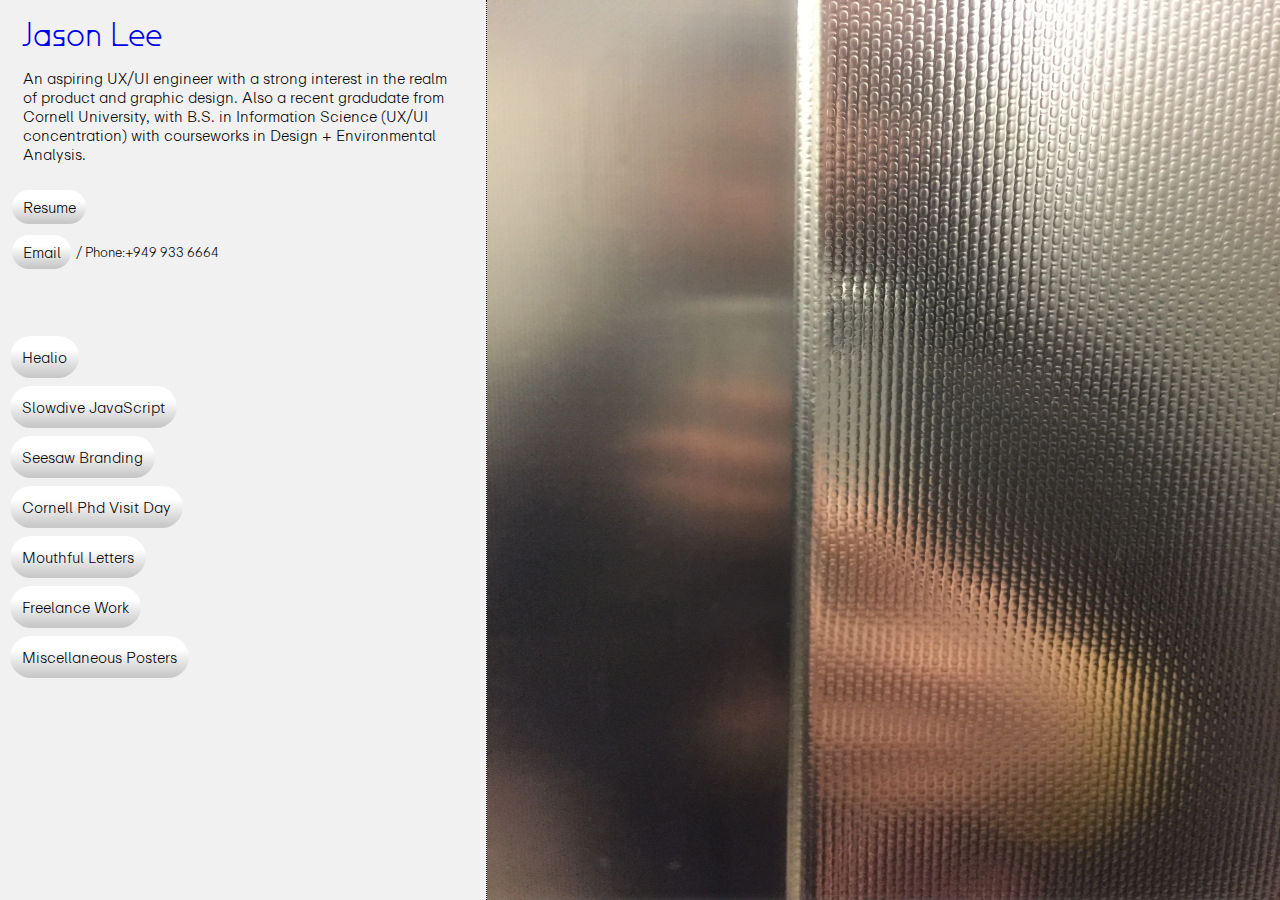
<file: index.html>
<!DOCTYPE html>
<html>

<head>
    <meta charset="utf-8">
    <title>Jason Lee</title>
    <script src="https://code.jquery.com/jquery-3.6.0.min.js"></script>
    <link href="https://api.fontshare.com/v2/css?f[]=supreme@400,500,1&display=swap" rel="stylesheet">
    <link rel="preconnect" href="https://fonts.googleapis.com">
    <link rel="preconnect" href="https://fonts.gstatic.com" crossorigin>
    <link
        href="https://api.fontshare.com/v2/css?f[]=sora@400,500&f[]=supreme@400,500&f[]=general-sans@300,400&f[]=clash-display@400,300&f[]=cabinet-grotesk@400,300&f[]=ranade@300,400&f[]=quicksand@400,300&display=swap"
        rel="stylesheet">
    <link href="https://fonts.googleapis.com/css2?family=IBM+Plex+Sans:wght@400;500&display=swap" rel="stylesheet">
    <link rel="preconnect" href="https://fonts.googleapis.com">
    <link rel="preconnect" href="https://fonts.gstatic.com" crossorigin>
    <link rel="preconnect" href="https://fonts.googleapis.com">
    <link rel="preconnect" href="https://fonts.gstatic.com" crossorigin>
    <link
        href="https://fonts.googleapis.com/css2?family=IBM+Plex+Sans:wght@400;500&family=Open+Sans:wght@300;400&family=Roboto:wght@300&family=Urbanist:wght@300;400;500&display=swap"
        rel="stylesheet">
    <meta name="viewport" content="width=device-width, initial-scale=1">
    <link rel="stylesheet" href="/style.css">
</head>

<body>
    <div class="finder">

        <div class="dir">
            <div class="context">
                <div class="profiling">
                    <p><a href="index.html" id="name">Jason Lee</a></p>
                </div>
                <div class="about">
                    <div class="description">
                        <p>An aspiring UX/UI engineer with a strong interest in the realm of product and graphic
                            design. Also a recent
                            gradudate from Cornell University, with B.S. in Information Science (UX/UI concentration)
                            with
                            courseworks in Design + Environmental Analysis. </p>
                    </div>
                    <br>
                    <p><a href="JL_Resume_2023.pdf" target="_blank" class="contacts">Resume</a></p>
                    <br>
                    <div class="number">
                        <p><a href="mailto: jasonl8420@gmail.com" class="contacts">Email</a></p>
                        <p id="phone">/ Phone:+949 933 6664</p>
                    </div>
                </div>
            </div>
            <div class="index">
                <div class="nav">
                    <ul class="categories">
                            <li class="navDirect">
                                <a href="/healio.html" class="folders">
                                    <span class="moreDetail"> Healio</span></a>
                            <!-- <div class="hover-box">
                                <p>Client-side scripts refer to scripts that run on the client's (user's) web browser
                                rather
                                than
                                on the web server.</p>
                            </div> -->
                            </li>
                        <li class="navDirect"><a href="/slowdive.html" class="folders"><span class="moreDetail">
                                    Slowdive
                                    JavaScript </span></a>
                        <!-- <div class="hover-box">
                           <p>blahblahblabhablabhlsbhslbhslbhslb</p>
                        </div> -->
                        </li>   
                        <li class="navDirect"><a href="/seesaw.html" class="folders"> Seesaw Branding</a></li>
                        <li class="navDirect"><a href="/phd.html" class="folders"> Cornell Phd Visit Day</a></li>
                        <li class="navDirect"><a href="/mouthful.html" class="folders"> Mouthful Letters</a></li>
                        <!-- <li><a href="/pictures" class="folder-link"> Pictures</a></li> -->
                        <!-- <li><a href="/school" class="folder-link"> School</a></li> -->
                        <li class="navDirect"><a href="/freelance.html" class="folders"> Freelance Work</a></li>
                        <li class="navDirect"><a href="/miscellaneous.html" class="folders"> Miscellaneous Posters</a>
                        </li>

                    </ul>
                    <div class="footer">
                        <div class="projectTitle">
                            <div class="title">
                                <p> &nbsp;</p>
                            </div>
                        </div>
                        <!-- <div class="projectDescription">
                            <div class="year">
                                <p><a href="https://www.are.na/jjjason-lee"><i>Are.na</i></a></p>
                            </div>
                            <div class="projectType">
                                <p><a href="https://www.instagram.com/s.he.2000/"><i>Instagram</i></a></p>
                            </div>
                        </div> -->
                    </div>
                </div>

                <div class="navDetails">
                    <ul>
                        <li>
                        </li>
                    </ul>
                </div>
            </div>
        </div>
        <div class="inspector">
            <img id="image-display" class="under" src="imgs/landing/blur.webp" width="100%" height="100%" alt="Image">
            <img id="image-display" class="over" src="imgs/landing/IDM.gif" height="80%">
        </div>
    </div>
    <script src='script.js'></script>
</body>

</html>
</file>
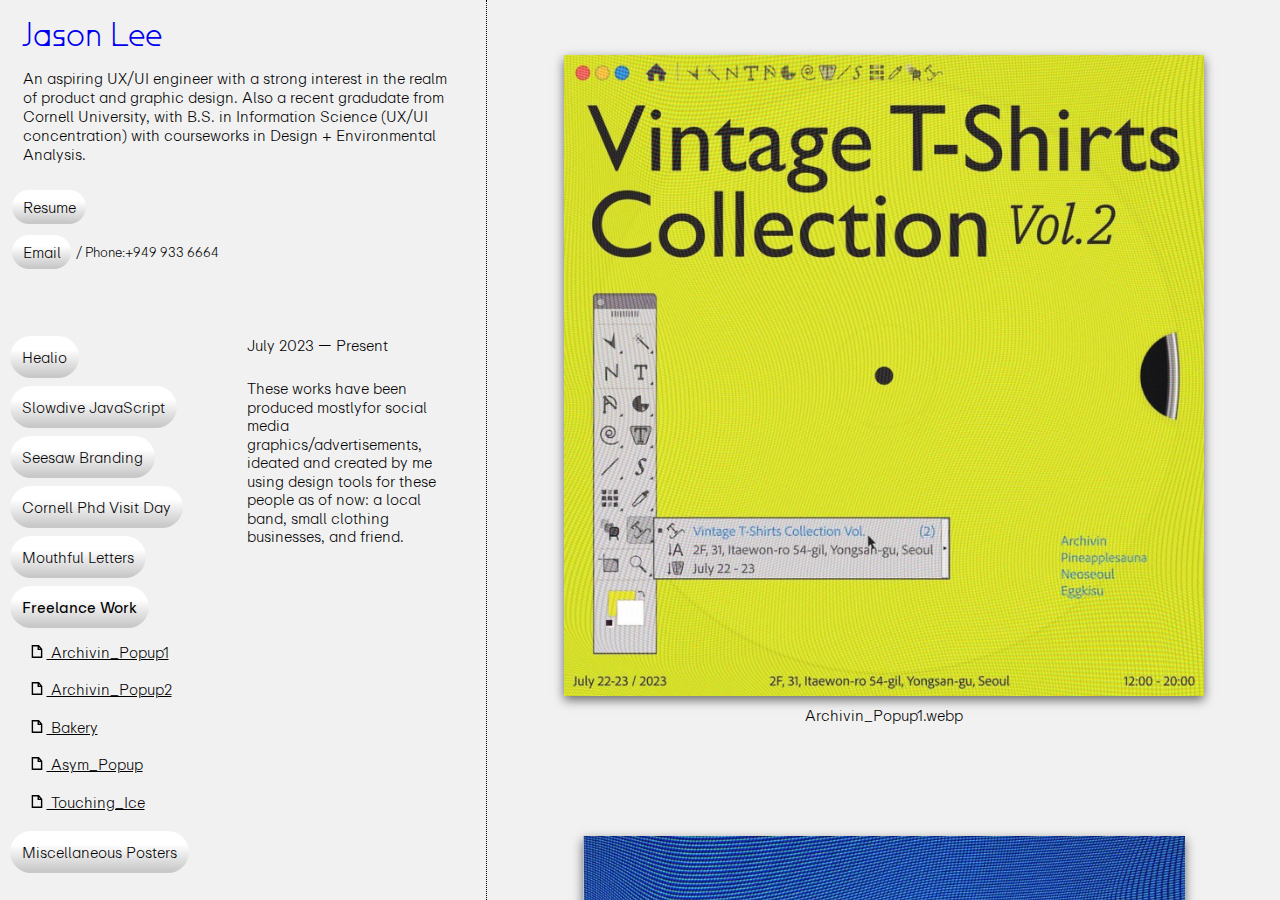
<file: freelance.html>
<!DOCTYPE html>
<html>

<head>
    <meta charset="utf-8">
    <title>Jason Lee</title>
    <link href="https://api.fontshare.com/v2/css?f[]=supreme@400,500,1&display=swap" rel="stylesheet">
    <link rel="preconnect" href="https://fonts.googleapis.com">
    <link rel="preconnect" href="https://fonts.gstatic.com" crossorigin>
    <link href="https://fonts.googleapis.com/css2?family=IBM+Plex+Sans:wght@400;500&family=Open+Sans:wght@300;400&family=Roboto:wght@300&family=Urbanist:wght@300;400;500&display=swap" rel="stylesheet">    <link href="https://api.fontshare.com/v2/css?f[]=sora@400,500&f[]=supreme@400,500&f[]=general-sans@300,400&f[]=clash-display@400,300&f[]=cabinet-grotesk@400,300&f[]=ranade@300,400&f[]=quicksand@400,300&display=swap" rel="stylesheet">
    <link rel="preconnect" href="https://fonts.googleapis.com">

    <meta name="viewport" content="width=device-width, initial-scale=1">
    <link rel="stylesheet" href="/style.css">
</head>

<body>
    <div class="finder">
        <div class="dir">
            <div class="context">
                <div class="profiling">
                    <p><a href="index.html" id="name">Jason Lee</a></p>
                </div>
                <div class="about">
                    <div class="description">
                        <p>An aspiring UX/UI engineer with a strong interest in the realm of product and graphic
                            design. Also a recent
                            gradudate from Cornell University, with B.S. in Information Science (UX/UI concentration)
                            with
                            courseworks in Design + Environmental Analysis.  </p>
                        </div>
                    <br>
                    <p><a href="JL_Resume_2023.pdf" class="contacts" target="_blank">Resume</a></p>
                    <br>
                    <div class="number">
                        <p><a href="mailto: jasonl8420@gmail.com" class="contacts">Email</a></p>
                        <p id="phone">/ Phone:+949 933 6664</p>
                    </div>
                </div>
            </div>
            <div class="index">
                <div class="nav">
                    <ul class="categories">
                        <li class="navDirect"><a href="/healio.html" class="folders"> Healio</a></li>
                        <li class="navDirect"><a href="/slowdive.html" class="folders"> Slowdive JavaScript</a></li>
                        <li class="navDirect"><a href="/seesaw.html" class="folders"> Seesaw Branding</a></li>
                        <li class="navDirect"><a href="/phd.html" class="folders"> Cornell Phd Visit Day</a></li>
                        <li class="navDirect"><a href="/mouthful.html" class="folders"> Mouthful Letters</a></li>
                        <!-- <li><a href="/pictures" class="folder-link"> Pictures</a></li> -->
                        <!-- <li><a href="/school" class="folder-link"> School</a></li> -->
                        <li class="folder-item open"><a class="folders"  id="clicked">Freelance Work</a>
                            <ul>
                                <li><a href="#1" class="files"> Archivin_Popup1</a></li>
                                <li><a href="#2" class="files"> Archivin_Popup2 </a></li>
                                <li><a href="#3" class="files"> Bakery</a></li>
                                <li><a href="#4" class="files"> Asym_Popup</a></li>
                                <li><a href="#5" class="files"> Touching_Ice</a></li>
                            </ul>
                        </li>
                        <li><a href="miscellaneous.html" class="folders"> Miscellaneous Posters</a></li>
                    </ul>
                    <!-- <div class="footer">
                        <div class="projectTitle">
                            <div class="title">
                                <p><b>Freelance Design</b></p>
                            </div>
                        </div>
                        <div class="projectDescription">
                            <div class="year">
                                <p>2023</p>
                            </div>
                            <div class="projectType">
                                <p>Graphic Design</p>
                            </div>
                        </div>
                    </div> -->
                </div>
                <div class="navDetails">
                    <ul>
                        <li>
                            <p>July 2023 — Present</p> 
                            <br>
                            <p>These works have been produced mostlyfor social media graphics/advertisements, ideated and created by me using
                                design tools for these people as of now: a local band, small clothing businesses, and friend. </p>
                        </li>
                    </ul>
                </div>
            </div>
        </div>
        <div class="inspector" class="hidden">
            <ul class="image-scrollable" id="image-scrollable">
                <li id="1" class="hidden">
                    <img src="/imgs/freelance/vintage-t1.webp" class="images" width="85%" loading="lazy">
                    <p>Archivin_Popup1.webp</p>
                </li>
                <li id="2" class="hidden">
                    <img src="/imgs/freelance/vintage-t2.webp" class="images"width="80%" loading="lazy">
                    <p>Archivin_Popup2.webp</p>
                </li>
                <li id="3" class="hidden">
                    <img src="/imgs/freelance/bakery.webp" class="images" width="80%" loading="lazy">
                    <p>Bakery.webp</p>
                </li>
                <li id="4" class="hidden">
                    <img src="/imgs/freelance/asym_popup.webp" class="images" width="72%" loading="lazy">
                    <p>Asym_Popup.webp</p>
                </li>
                <li id="5" class="hidden">
                    <img src="/imgs/freelance/forTOUCHINGICE.webp" class="images" width="80%" loading="lazy">
                    <p>Touching_Ice.webp</p>
                </li>
            </ul>
        </div>
    </div>
    <script src='script.js'></script>
</body>

</html>
</file>
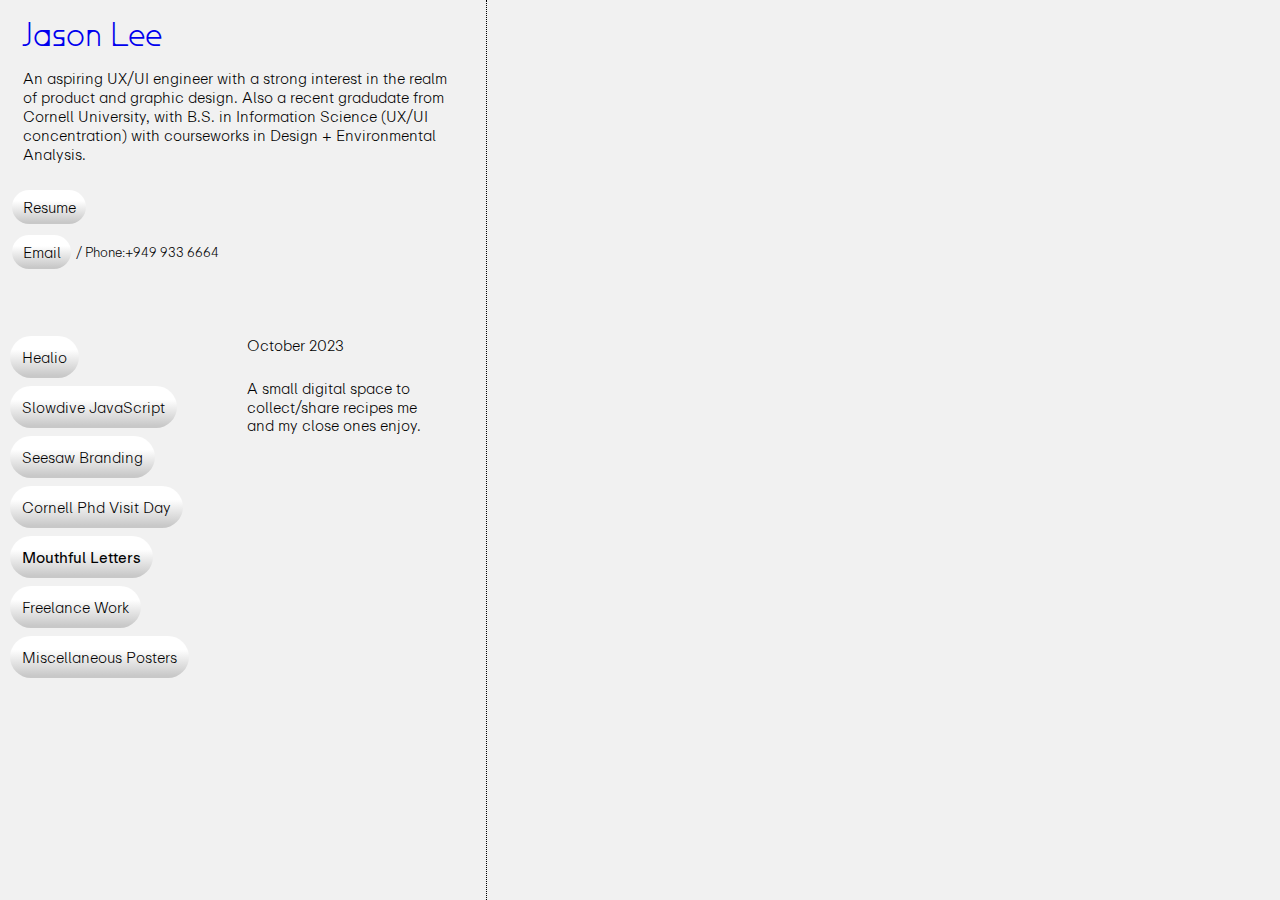
<file: mouthful.html>
<!DOCTYPE html>
<html>

<head>
    <meta charset="utf-8">
    <title>Jason Lee</title>
    <script src="https://code.jquery.com/jquery-3.6.0.min.js"></script>
    <link href="https://api.fontshare.com/v2/css?f[]=supreme@400,500,1&display=swap" rel="stylesheet">
    <link rel="preconnect" href="https://fonts.googleapis.com">
    <link rel="preconnect" href="https://fonts.gstatic.com" crossorigin>
    <link
        href="https://api.fontshare.com/v2/css?f[]=sora@400,500&f[]=supreme@400,500&f[]=general-sans@300,400&f[]=clash-display@400,300&f[]=cabinet-grotesk@400,300&f[]=ranade@300,400&f[]=quicksand@400,300&display=swap"
        rel="stylesheet">
    <link href="https://fonts.googleapis.com/css2?family=IBM+Plex+Sans:wght@400;500&display=swap" rel="stylesheet">
    <link rel="preconnect" href="https://fonts.googleapis.com">
    <link rel="preconnect" href="https://fonts.gstatic.com" crossorigin>
    <link
        href="https://fonts.googleapis.com/css2?family=IBM+Plex+Sans:wght@400;500&family=Open+Sans:wght@300;400&family=Roboto:wght@300&family=Urbanist:wght@300;400;500&display=swap"
        rel="stylesheet">
    <meta name="viewport" content="width=device-width, initial-scale=1">
    <link rel="stylesheet" href="/style.css">
</head>

<body>
    <div class="finder">
        <div class="dir">
            <div class="context">
                <div class="profiling">
                    <p><a href="index.html" id="name">Jason Lee</a></p>
                </div>
                <div class="about">
                    <div class="description">
                        <p>An aspiring UX/UI engineer with a strong interest in the realm of product and graphic
                            design. Also a recent
                            gradudate from Cornell University, with B.S. in Information Science (UX/UI concentration)
                            with
                            courseworks in Design + Environmental Analysis.  </p>
                    </div>
                    <br>
                    <p><a href="JL_Resume_2023.pdf" target="_blank" class="contacts">Resume</a></p>
                    <br>
                    <div class="number">
                        <p><a href="mailto: jasonl8420@gmail.com" class="contacts">Email</a></p>
                        <p id="phone">/ Phone:+949 933 6664</p>
                    </div>
                </div>
            </div>
            <div class="index">
                <div class="nav">
                    <ul class="categories">
                        <li class="navDirect"><a href="/healio.html" class="folders"> Healio</a></li>
                        <li class="navDirect"><a href="/slowdive.html" class="folders"> Slowdive JavaScript</a></li>
                        <li class="navDirect"><a href="/seesaw.html" class="folders"> Seesaw Branding</a></li>
                        <li class="navDirect"><a href="/phd.html" class="folders"> Cornell Phd Visit Day</a></li>
                        <li class="navDirect"><a class="folders" id="clicked"> Mouthful Letters</a></li>
                        <!-- <li><a href="/pictures" class="folder-link"> Pictures</a></li> -->
                        <!-- <li><a href="/school" class="folder-link"> School</a></li> -->
                        <li class="navDirect"><a href="/freelance.html" class="folders"> Freelance Work</a></li>
                        <li class="navDirect"><a href="/miscellaneous.html" class="folders"> Miscellaneous Posters</a>
                        </li>
                    </ul>
                    <div class="footer">
                        <div class="projectTitle">
                            <div class="title">
                                <p> &nbsp;</p>
                            </div>
                        </div>
                        <!-- <div class="projectDescription">
                            <div class="year">
                                <p><a href="https://www.are.na/jjjason-lee"><i>Are.na</i></a></p>
                            </div>
                            <div class="projectType">
                                <p><a href="https://www.instagram.com/s.he.2000/"><i>Instagram</i></a></p>
                            </div>
                        </div> -->
                    </div>
                </div>
                <div class="navDetails">
                    <p>October 2023</p>
                    <br>
                    <p>A small digital space to collect/share recipes me and my close ones enjoy.</p>
                </div>
            </div>
        </div>
        <div class="inspector">
            <iframe src="https://jasonl8420.github.io/mouthfulletters/" style="border:none;"></iframe>
        </div>
    </div>
    <script src='script.js'></script>
</body>
</html>
</file>
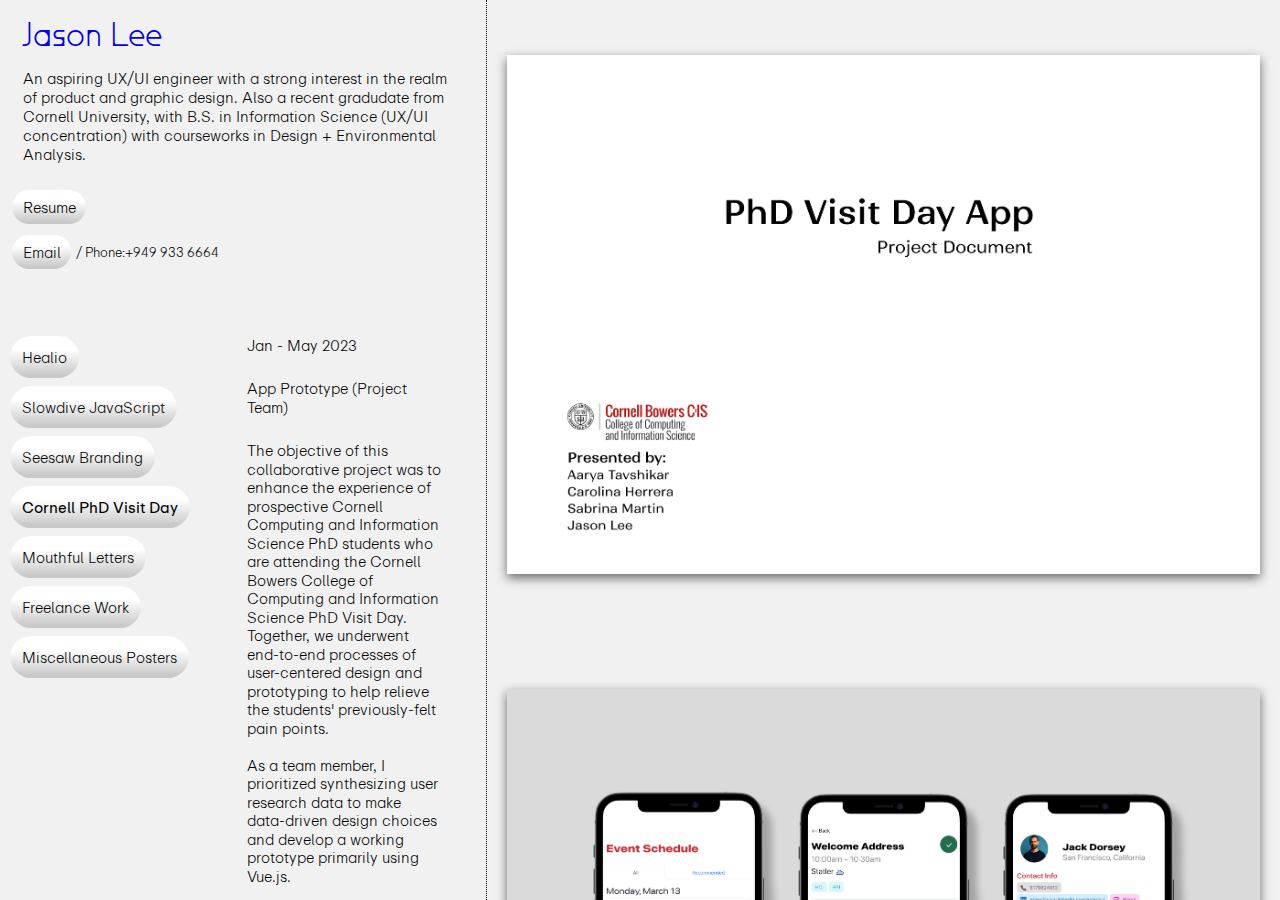
<file: phd.html>
<!DOCTYPE html>
<html>
<head>
    <meta charset="utf-8">
    <title>Jason Lee</title>
    <script src="https://code.jquery.com/jquery-3.6.0.min.js"></script>
    <link href="https://api.fontshare.com/v2/css?f[]=supreme@400,500,1&display=swap" rel="stylesheet">
    <link rel="preconnect" href="https://fonts.googleapis.com">
    <link rel="preconnect" href="https://fonts.gstatic.com" crossorigin>
    <link
        href="https://api.fontshare.com/v2/css?f[]=sora@400,500&f[]=supreme@400,500&f[]=general-sans@300,400&f[]=clash-display@400,300&f[]=cabinet-grotesk@400,300&f[]=ranade@300,400&f[]=quicksand@400,300&display=swap"
        rel="stylesheet">
    <link href="https://fonts.googleapis.com/css2?family=IBM+Plex+Sans:wght@400;500&display=swap" rel="stylesheet">
    <link
        href="https://fonts.googleapis.com/css2?family=IBM+Plex+Sans:wght@400;500&family=Open+Sans:wght@300;400&family=Roboto:wght@300&family=Urbanist:wght@300;400;500&display=swap"
        rel="stylesheet">
    <meta name="viewport" content="width=device-width, initial-scale=1">
    <link rel="stylesheet" href="/style.css">
</head>
<body>
    <div class="finder">
        <div class="dir">
            <div class="context">
                <div class="profiling">
                    <p><a href="index.html" id="name">Jason Lee</a></p>
                </div>
                <div class="about">
                    <div class="description">
                        <p>An aspiring UX/UI engineer with a strong interest in the realm of product and graphic
                            design. Also a recent
                            gradudate from Cornell University, with B.S. in Information Science (UX/UI concentration)
                            with
                            courseworks in Design + Environmental Analysis.  </p>
                    </div>
                    <br>
                    <p><a href="JL_Resume_2023.pdf" target="_blank" class="contacts">Resume</a></p>
                    <br>
                    <div class="number">
                        <p><a href="mailto: jasonl8420@gmail.com" class="contacts">Email</a></p>
                        <p id="phone">/ Phone:+949 933 6664</p>
                    </div>
                </div>
            </div>
            <div class="index">
                <div class="nav">
                    <ul class="categories">
                        <li class="navDirect"><a href="/healio.html" class="folders"> Healio</a></li>
                        <li class="navDirect"><a href="/slowdive.html" class="folders"> Slowdive JavaScript</a></li>
                        <li class="navDirect"><a href="/seesaw.html" class="folders"> Seesaw Branding</a></li>
                        <li class="navDirect"><a class="folders" id="clicked">Cornell PhD Visit Day</a></li>
                        <li class="navDirect"><a href="/mouthful.html" class="folders"> Mouthful Letters</a></li>
                        <li class="navDirect"><a href="/freelance.html" class="folders"> Freelance Work</a></li>
                        <li class="navDirect"><a href="/miscellaneous.html" class="folders"> Miscellaneous Posters</a>
                        </li>

                    </ul>
                    <div class="footer">
                        <div class="projectTitle">
                            <div class="title">
                                <p> &nbsp;</p>
                            </div>
                        </div>
                    </div>
                </div>
                <div class="navDetails">
                    <p>Jan - May 2023</p>
                    <br>
                    <p>App Prototype (Project Team)</p>
                    <br>
                    <p>
                        The objective of this collaborative project was to enhance the experience of prospective Cornell
                        Computing and Information Science PhD students who
                        are attending the Cornell Bowers College of Computing and Information Science PhD Visit Day.
                        Together, we underwent end-to-end processes of user-centered design and prototyping to help
                        relieve the
                        students' previously-felt pain points.
                        <br>
                        <br>
                        As a team member, I prioritized synthesizing user research data to make data-driven design
                        choices and develop a working prototype primarily using Vue.js.
                    </p>
                    <br>
                    <a href="https://github.com/jasonl8420/Cornell-PhD-Day-App-Dev">Github</a>
                </div>
            </div>
        </div>
        <div class="inspector">
            <ul>
                <li class="phd">
                    <img src="/imgs/phd/phd1.jpg"  class="images" width="100%" loading="lazy">
                </li>
                <li class="phd">
                    <img src="/imgs/phd/phd2.jpg"  class="images" width="100%" loading="lazy">
                </li>
                <li class="phd">
                    <img src="/imgs/phd/phd3.jpg"  class="images" width="100%" loading="lazy">
                </li>
                <li class="phd">
                    <img src="/imgs/phd/phd4.jpg"  class="images" width="100%" loading="lazy">
                </li>
                <li class="phd">
                    <img src="/imgs/phd/phd5.jpg"  class="images" width="100%" loading="lazy">
                </li>
                <li class="phd">
                    <img src="/imgs/phd/phd6.jpg" class="images" width="100%" loading="lazy">
                </li>
                <li class="phd">
                    <img src="/imgs/phd/phd7.jpg" class="images" width="100%" loading="lazy">
                </li>
                <li class="phd">
                    <img src="/imgs/phd/phd8.jpg"  class="images"width="100%" loading="lazy">
                </li>
                <li class="phd">
                    <img src="/imgs/phd/phd9.jpg" class="images" width="100%" loading="lazy">
                </li>
                <li class="phd">
                    <img src="/imgs/phd/phd10.jpg" class="images" width="100%" loading="lazy">
                </li>
                <li class="phd">
                    <img src="/imgs/phd/phd11.jpg" class="images" width="100%" loading="lazy">
                </li>
                <li class="phd">
                    <img src="/imgs/phd/phd12.jpg" class="images" width="100%" loading="lazy">
                </li>
                <li class="phd">
                    <img src="/imgs/phd/phd13.jpg" class="images" width="100%" loading="lazy">
                </li>
                <li class="phd">
                    <img src="/imgs/phd/phd14.jpg" class="images" width="100%" loading="lazy">
                </li>
                <li class="phd">
                    <img src="/imgs/phd/phd15.jpg" class="images" width="100%" loading="lazy">
                </li>
            </ul>
        </div>
    </div>
    <script src='script.js'></script>
</body>

</html>
</file>
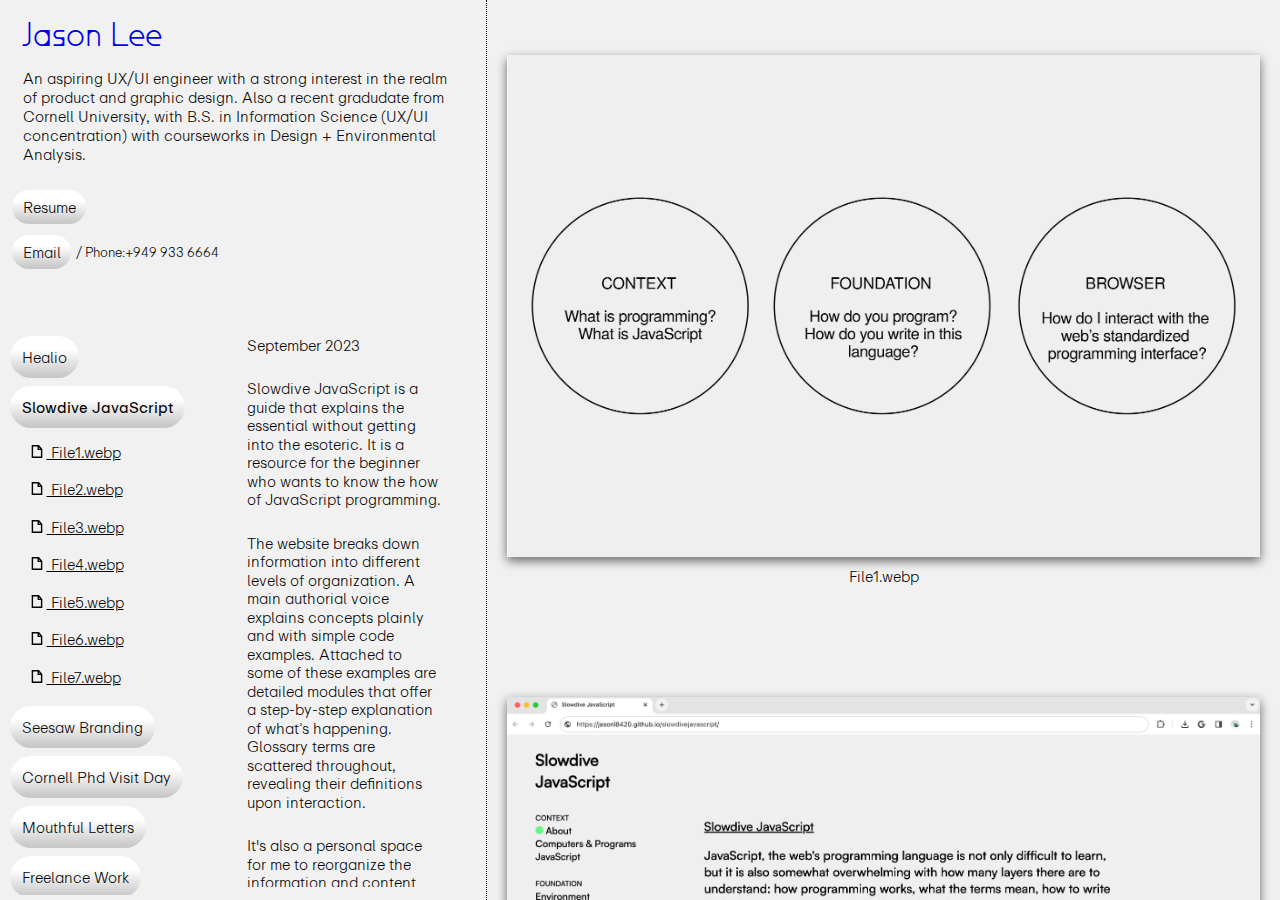
<file: slowdive.html>
<!DOCTYPE html>
<html>

<head>
    <meta charset="utf-8">
    <title>Jason Lee</title>
    <script src="https://code.jquery.com/jquery-3.6.0.min.js"></script>
    <link href="https://api.fontshare.com/v2/css?f[]=supreme@400,500,1&display=swap" rel="stylesheet">
    <link rel="preconnect" href="https://fonts.googleapis.com">
    <link rel="preconnect" href="https://fonts.gstatic.com" crossorigin>
    <link
        href="https://api.fontshare.com/v2/css?f[]=sora@400,500&f[]=supreme@400,500&f[]=general-sans@300,400&f[]=clash-display@400,300&f[]=cabinet-grotesk@400,300&f[]=ranade@300,400&f[]=quicksand@400,300&display=swap"
        rel="stylesheet">
    <link href="https://fonts.googleapis.com/css2?family=IBM+Plex+Sans:wght@400;500&display=swap" rel="stylesheet">
    <link
        href="https://fonts.googleapis.com/css2?family=IBM+Plex+Sans:wght@400;500&family=Open+Sans:wght@300;400&family=Roboto:wght@300&family=Urbanist:wght@300;400;500&display=swap"
        rel="stylesheet">
    <meta name="viewport" content="width=device-width, initial-scale=1">
    <link rel="stylesheet" href="/style.css">
</head>


<body>
    <div class="finder">
        <div class="dir">
            <div class="context">
                <div class="profiling">
                    <p><a href="index.html" id="name">Jason Lee</a></p>
                </div>
                <div class="about">
                    <div class="description">
                        <p>An aspiring UX/UI engineer with a strong interest in the realm of product and graphic
                            design. Also a recent
                            gradudate from Cornell University, with B.S. in Information Science (UX/UI concentration)
                            with
                            courseworks in Design + Environmental Analysis.  </p>
                    </div>
                    <br>
                    <p><a href="JL_Resume_2023.pdf" class="contacts" target="_blank">Resume</a></p>
                    <br>
                    <div class="number">
                        <p><a href="mailto: jasonl8420@gmail.com" class="contacts">Email</a></p>
                        <p id="phone">/ Phone:+949 933 6664</p>
                    </div>
                </div>
            </div>
            <div class="index">
                <div class="nav">
                    <ul class="categories">
                        <li class="navDirect"><a href="/healio.html" class="folders"> Healio</a></li>
                        <li class="folder-item open"><a class="folders" id="clicked">Slowdive JavaScript</a>
                            <ul>
                                <li><a href="#1" class="files"> File1.webp</a></li>
                                <li><a href="#2" class="files"> File2.webp</a></li>
                                <li><a href="#3" class="files"> File3.webp</a></li>
                                <li><a href="#4" class="files"> File4.webp</a></li>
                                <li><a href="#5" class="files"> File5.webp</a></li>
                                <li><a href="#6" class="files"> File6.webp</a></li>
                                <li><a href="#6" class="files"> File7.webp</a></li>
                            </ul>
                        </li>
                        <li class="navDirect"><a href="/seesaw.html" class="folders"> Seesaw Branding</a></li>
                        <li class="navDirect"><a href="/phd.html" class="folders"> Cornell Phd Visit Day</a></li>
                        <li class="navDirect"><a href="/mouthful.html" class="folders"> Mouthful Letters</a></li>
                        <!-- <li><a href="/pictures" class="folder-link"> Pictures</a></li> -->
                        <!-- <li><a href="/school" class="folder-link"> School</a></li> -->
                        <li class="navDirect"><a href="/freelance.html" class="folders"> Freelance Work</a></li>
                        <li class="navDirect"><a href="miscellaneous.html" class="folders"> Miscellaneous Posters</a>
                        </li>
                    </ul>
                    <!-- <div class="footer">
                        <div class="projectTitle">
                            <div class="title">
                                <p>Slowdive Javascript</p>
                            </div>
                        </div>
                        <div class="projectDescription">
                            <div class="year">
                                <p><i>2023</i></p>
                            </div>
                            <div class="projectType">
                                <p><i>Website</i></p>
                            </div>
                        </div>
                    </div> -->
                </div>
                <div class="navDetails">
                    <p>September 2023</p>
                    <br>
                    <p>Slowdive JavaScript is a guide that explains the essential
                        without getting into the esoteric. It is a resource for the beginner who wants to know the how
                        of JavaScript programming.</p>
                    <br>
                    <p>The website breaks down information into different levels of organization. A main authorial voice
                        explains concepts plainly and with simple code examples. Attached to some of these examples are
                        detailed modules that offer a step-by-step explanation of what’s happening. Glossary terms are
                        scattered throughout, revealing their definitions upon interaction. </p>
                    <br>
                    <p>It's also a personal space for
                        me to reorganize the information and content I've gathered about JavaScript throughout my on
                        going journey in learning the language: it allows me to reiterate and reinforce my learning in
                        foundations of JavaScript thus far. </p>
                    <br>
                    <a href="https://jasonl8420.github.io/slowdivejavascript/" target="_blank" id="link"><u>Link</u></a>
                </div>
            </div>
        </div>
        <div class="inspector">
            <ul>
                <li id="1" class="hidden">
                    <img src="/imgs/slowdive/screenshot8.webp" class="images" width="100%" loading="lazy">
                    <p>File1.webp</p>
                </li>
                <li id="2" class="hidden">
                    <img src="/imgs/slowdive/File2.webp" class="images" width="100%" loading="lazy">
                    <p>File2.webp</p>
                </li>
                <li id="3" class="hidden">
                    <img src="/imgs/slowdive/File3.webp" class="images" width="100%" loading="lazy">
                    <p>File3.webp</p>
                </li>
                <li id="4" class="hidden">
                    <img src="/imgs/slowdive/File4.webp" class="images" width="100%" loading="lazy">
                    <p>File4.webp</p>
                </li>
                <li id="5" class="hidden">
                    <img src="/imgs/slowdive/File5.webp" class="images" width="100%" loading="lazy">
                    <p>File5.webp</p>
                </li>
                <li id="6" class="hidden">
                    <img src="/imgs/slowdive/File6.webp" class="images" width="100%" loading="lazy">
                    <p>File6.webp</p>
                </li>
                <li id="7" class="hidden">
                    <img src="/imgs/slowdive/screenshot7.webp" class="images" width="100%" loading="lazy">
                    <p>File7.webp</p>
                </li>
            </ul>
        </div>
    </div>
    <script src='script.js'></script>
</body>
</html>
</file>
<file: style.css>
@font-face {
    font-family: 'Grotesk-Light';
    src: url('/fonts/ABCMonumentGrotesk-Light-Trial.woff2') format('woff2');
}
@font-face {
    font-family: 'Grotesk-Regular';
    src: url('/fonts/ABCMonumentGrotesk-Regular-Trial.woff2') format('woff2');
}
@font-face {
    font-family: 'Maxi';
    src: url('fonts/ABCMaxiRound-Regular-Trial.woff2') format('woff2');
}
@font-face {
    font-family: 'Maxi-Light';
    src: url('fonts/ABCMaxiRound-Light-Trial.woff2') format('woff2');
}
@font-face {
    font-family: 'Repro-Regular';
    src: url('fonts/ABCRepro-Regular-Trial.woff2') format('woff2');
}
@font-face {
    font-family: 'Repro-Light';
    src: url('fonts/ABCRepro-Light-Trial.woff2') format('woff2');
}

html,
body {
    margin: 0;
    padding: 0;
    font-family: 'Repro-Light';
    /* font-weight:300; */
    font-size: 15px;
    /* anything other than the about page */
    text-decoration: none;
    /* height:100vh; */
}
html {
    background-color: #f1f1f1;
}
.about {
    font-size: 15px;
    height: 100%;
}
ul {
    list-style-type: none;
    margin: 0;
    padding: 0;
}
li {
    margin-top: 0px;
    margin-bottom: 0px;
}
li.finder-list-divider {
    margin: 0;
    font-size: 12px;
}
.hidden p {
    font-family: 'Repro-Light';
    font-size: 15px;
    margin-top: 5px;
}
.hidden {
    margin-left: 20px;
    margin-right: 20px;
}
.phd{
    margin-left: 20px;
    margin-right: 20px;
}
.left {
    display: flex;
    flex-direction: column;
}
/* .footer {
    display: flex;
    flex-direction: row;
    position: fixed;
    bottom: 0;
    left: 0;
    width: 230px;
    height: 70px;
    max-height: 60px;
    background-color: #f1f1f1;
} */
.title {
    /* border-top: 1px black dotted; 
    border-bottom: 1px black dotted; */
    padding-left: 10px;
    width: 105px;
    padding-top: 7px;
    padding-bottom: 6px;
    line-height: 100%;

}
/* .projectDescription {
    display: flex;
    flex-direction: column;
}
.year {
    padding-top: 5px;
    padding-bottom: 5px;
    width: 114px;
    border-left: 1px black dotted;
    border-top: 1px black dotted;
    border-right: 1px black dotted;
    padding-left: 5px;
}
.projectType {
    border-top: 1px black dotted;
    border-left: 1px black dotted;
    border-right: 1px black dotted;
    padding-top: 4.5px;
    padding-bottom: 6px;
    width: 114px;
    padding-left: 5px;
}
.type {
    padding: 4px;
}
.empty {
    border-right: 1px black dotted;
    padding: 0;
    margin: 0;

} */
/* breadcrum */
.profiling {
    display: inline-block;
    align-items: center;
    white-space: nowrap;
    font-weight: 400;
    /* border-bottom: 1px black dotted; */
    padding-top: 0px;
    padding-left: 22px;
    padding-bottom: 32px;
    margin: 0;

    box-sizing: border-box;
    height: 30px;
    width: 100%;
}

/* finder */
.finder {
    display: flex;
    flex-direction: row;
    box-sizing: border-box;
    height: 100vh;
    /* fallback */
    height: calc(var(--vh, 1vh) * 100);
}
.index {
    display: flex;
    flex-direction: row;
    /* height:100vh; */
}
.nav {
    padding: 0;
    width: 230px;
    min-width: 230px;
    max-width: 230px;
    margin-right: 5px;
    z-index: 1;
    height: calc(100vh - 330px);
    max-height: calc(100vh - 330px);
    min-height: calc(100vh - 330px);
    overflow-y: auto;
}
.context {
    padding-top: 15px;
    padding-bottom: 30px;
}
.navDetails {
    padding-top: 12px;
    width: 100%;
    padding-left: 12px;
    padding-right: 45px;
    /* border-left: 1px black dotted; */
    height: calc(100vh - 350px);
    max-height: calc(100vh - 350px);
    min-height: calc(100vh - 350px);

    /* height: auto;
    flex-grow: 2;
    overflow-y: scroll;
    overflow-x: hidden;
    background-color: transparent; */
    overflow-y: auto;
    /* Allow scrolling when content overflows */
}
.navDetails p {
    font-size: 15px;
    font-family: 'Repro-Light';
    font-weight: 300;
    line-height: 18.5px;
}
.number {
    display: flex;
    flex-direction: row;
}
#phone {
    font-family: 'Repro-Light';
    margin-left: 5px;
    margin-top: 0.5px;
    font-size: 13px;
}
.dir {
    padding-top: 10px;
    overflow: scroll;
    flex-shrink: 0;
    border-right: 1px black dotted;
    width: 38%;
    position: relative;
    /* scroll shadow */
    background-image: linear-gradient(to top, #f1f1f1, #f1f1f1),
        linear-gradient(to top, #f1f1f1, #f1f1f1),
        linear-gradient(to top, rgba(0, 0, 0, 0.25), rgba(255, 255, 255, 0)),
        linear-gradient(to bottom, rgba(0, 0, 0, 0.25), rgba(255, 255, 255, 0));
    background-position: bottom center, top center, bottom center, top center;
    background-color: #f1f1f1;
    background-repeat: no-repeat;
    background-size: 100% 20px, 100% 20px, 100% 10px, 100% 10px;
    background-attachment: local, local, scroll, scroll;
}
#healio_dir{
    border-right:none;
}
.about {
    padding: 32px;
    padding-top: 12px;
    padding-left: 10px;
    /* height:200px;
    max-height:200px;
    min-height:200px; */
    /* border-bottom: 1px black dotted; */
}
.files {
    margin-left: 10px;
    padding: 0;
    overflow-wrap: break-word;
    border-radius: 56px;
    padding: 5px 6.5px 5px 6.5px;
    color: black;
}
#link {
    text-decoration: none;
    color: black;
}
ul.categories li {
    list-style-type: none;
    position: relative;
}
ul.categories li ul {
    display: none;
}
ul.categories li.open>ul {
    display: block;
}
.categories {
    padding-top: 0px;
    padding-left: 10px;
}
.categories li {
    margin-top: 25px;
}
.categories li:first-child {
    margin-top: 20px;
}
/* .categories li:first-child {
    margin-top:20px;
} */
.categories li li {
    margin-top: 12.5px;
}
.inspector {
    text-align: center;
    padding-top: 0px;
    /* background: linear-gradient(90deg, #f1f1f1 9px, transparent 1%), linear-gradient(#f1f1f1 9px, transparent 1%), #000000; */
    background-size: 10px 10px;
    /* padding-left: 20px;
    padding-right: 20px; */
    background-attachment: fixed;
    overflow: scroll;
    width: 62%;
    float: right;
    border-width: 0;
    font-size: 0;
    display: flex;
    justify-content: center;
    flex-wrap: wrap;
}
.inspector li {
    margin-top: 45px;
    margin-bottom: 100px;
}
#image-display {
    margin: 0;
    padding: 0;
    overflow-y: auto;
}
.text-block {
    text-align: left;
    background-color: white;
    /* border: 1px dotted black; */
    margin: 0 auto 5px auto;
    padding: 30px;
    box-sizing: border-box;
    width: 50%;
}
.text-block p {
    margin: 10px 0;
}
.description p {
    font-size: 15px;
    padding-left: 13px;
    padding-bottom: 8px;
    line-height: 19px;
}
/* type */
h1,
h2,
h3,
p {
    margin: 0;
    font-family: 'Repro-Light';
    font-weight: 300;
    color: black;
    line-height: 20px;
}
.folders ul li a {
    font-family: 'Repro-Light';
    margin: 0;
    font-weight: 400;
}
.profiling>p {
    font-size: 33px;
    font-family: 'Maxi-Light';}
#name {
    text-decoration: none;
    font-family: 'Maxi-Light';
    font-weight: 400;
}
#name:hover {
    color: #40e97e;
}
.folders:hover {
    background-color: black;
}
.folders {
    text-decoration: none;
    background-color: #EEEEEE;
    color: #000000;
    padding: 8.5px 12px 8.5px 12px;
    /* border: 1px solid #aeaeae; */
    /* border-top: 1px solid #CCCCCC;
    border-right: 1px solid #333333;
    border-bottom: 1px solid #333333;
    border-left: 1px solid #CCCCCC; */
    border-radius: 56px;
    background: linear-gradient(180deg, #FFFFFF 32%, #C8C8C8 95%);
    cursor: pointer;
    font-family: 'Repro-Light';
    font-weight: 400;
}
#clicked {
    font-family: 'Repro-Regular';
    /* color:#31d948; */
}
.contacts {
    text-decoration: none;
    background-color: #EEEEEE;
    color: #000000;
    padding: 4.5px 10.5px 4.5px 10.5px;
    /* border: 1px solid #aeaeae; */
    /* border-top: 1px solid #CCCCCC;
    border-right: 1px solid #333333;
    border-bottom: 1px solid #333333;
    border-left: 1px solid #CCCCCC; */
    border-radius: 56px;
    background: linear-gradient(180deg, #FFFFFF 32%, #C8C8C8 95%);
    cursor: pointer;
    font-family: 'Repro-Light';
    font-weight: 400;
    margin-left:2px;
}
ul a:hover,
.contacts:hover {
    background-color: Gainsboro;
}
.folders:hover,
.contacts:hover {
    background: linear-gradient(180deg, #FFFFFF 5%, #a6a6a6 95%);
    color: black;
    /* Add a text color to make it more noticeable */
}
a:visited {
    color: black;
}
/* media */
.inspector img,
video {
    box-shadow: 0 4px 10px rgb(104, 104, 104);
    margin-top: 10px;
    margin-bottom: 5px;
}
.inspector iframe {
    width: 100%;
}
img.no-shadow {
    box-shadow: none;
}
.text-block>img {
    box-shadow: none;
    width: 100%;
    margin: 10px 0;
}
/* links */
ul.links {
    margin: 0 0 1em 0;
}
ul.links li {
    margin: 0 1em;
    /* font-family: "Arial Narrow", Arial, sans-serif; */
}
/* misc */
hr {
    border: none;
    border-top: 1px dotted black;
}
/* mobile */
@media screen and (max-width: 900px) {
    .finder {
        flex-direction: column;
        width: 100%;
    }
    .dir {
        box-sizing: border-box;
        width: 100%;
        height: 40%;

        border-right: 0;
        border-bottom: 1px black dotted;
    }
    .navDetails {
        height: auto;
    }
    .inspector {
        box-sizing: border-box;
        width: 100%;
        height: 60%;
        padding: 20px;
    }
    .inspector iframe {
        width: 100%;
    }
    .text-block {
        width: 100%;
    }
    img,
    video {
        width: 100%;
        margin-top: 5px;
    }
    .footer {
        display: none;
    }
}
</file>
